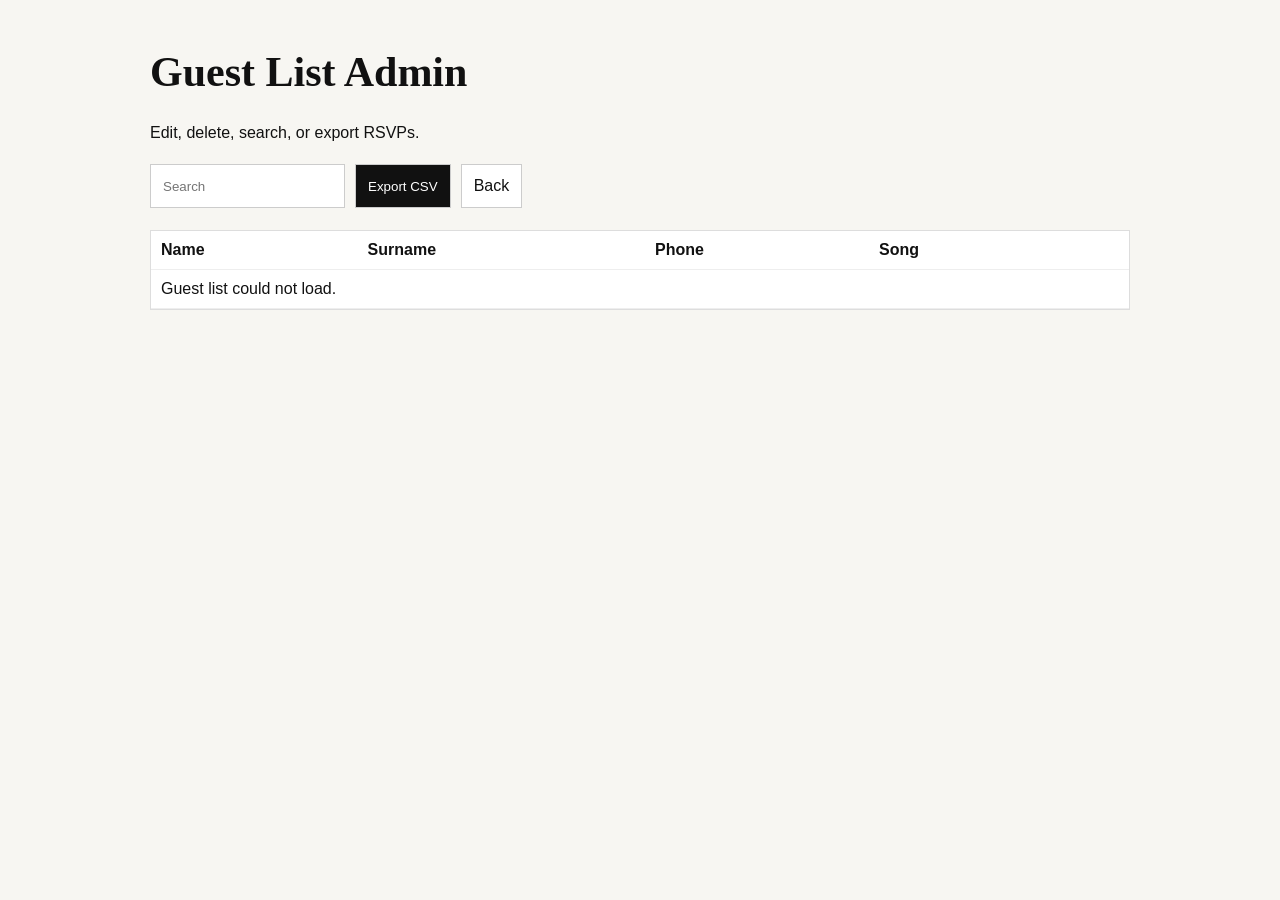
<file: manage-guests-84JQX2.html>
<!doctype html><html lang="en"><head><meta charset="utf-8"><meta name="viewport" content="width=device-width,initial-scale=1"><title>Admin - Hope's 21st</title><style>body{font-family:Arial,sans-serif;background:#f7f6f2;color:#111;margin:0;padding:20px}main{max-width:980px;margin:auto}h1{font-family:Georgia,serif;font-size:42px}input,button,a{padding:12px;border:1px solid #ccc;background:#fff;color:#111;text-decoration:none}button{background:#111;color:#fff;cursor:pointer}.actions{display:flex;gap:10px;flex-wrap:wrap;margin:22px 0}.wrap{overflow:auto;background:white;border:1px solid #ddd}table{width:100%;border-collapse:collapse;min-width:760px}td,th{padding:10px;border-bottom:1px solid #eee;text-align:left}td input{width:100%}</style></head><body><main><h1>Guest List Admin</h1><p>Edit, delete, search, or export RSVPs.</p><div class="actions"><input id="q" placeholder="Search"><button id="export">Export CSV</button><a href="index.html">Back</a></div><div class="wrap"><table><thead><tr><th>Name</th><th>Surname</th><th>Phone</th><th>Song</th><th></th></tr></thead><tbody id="rows"></tbody></table></div></main><script src="admin.js"></script></body></html>
</file>
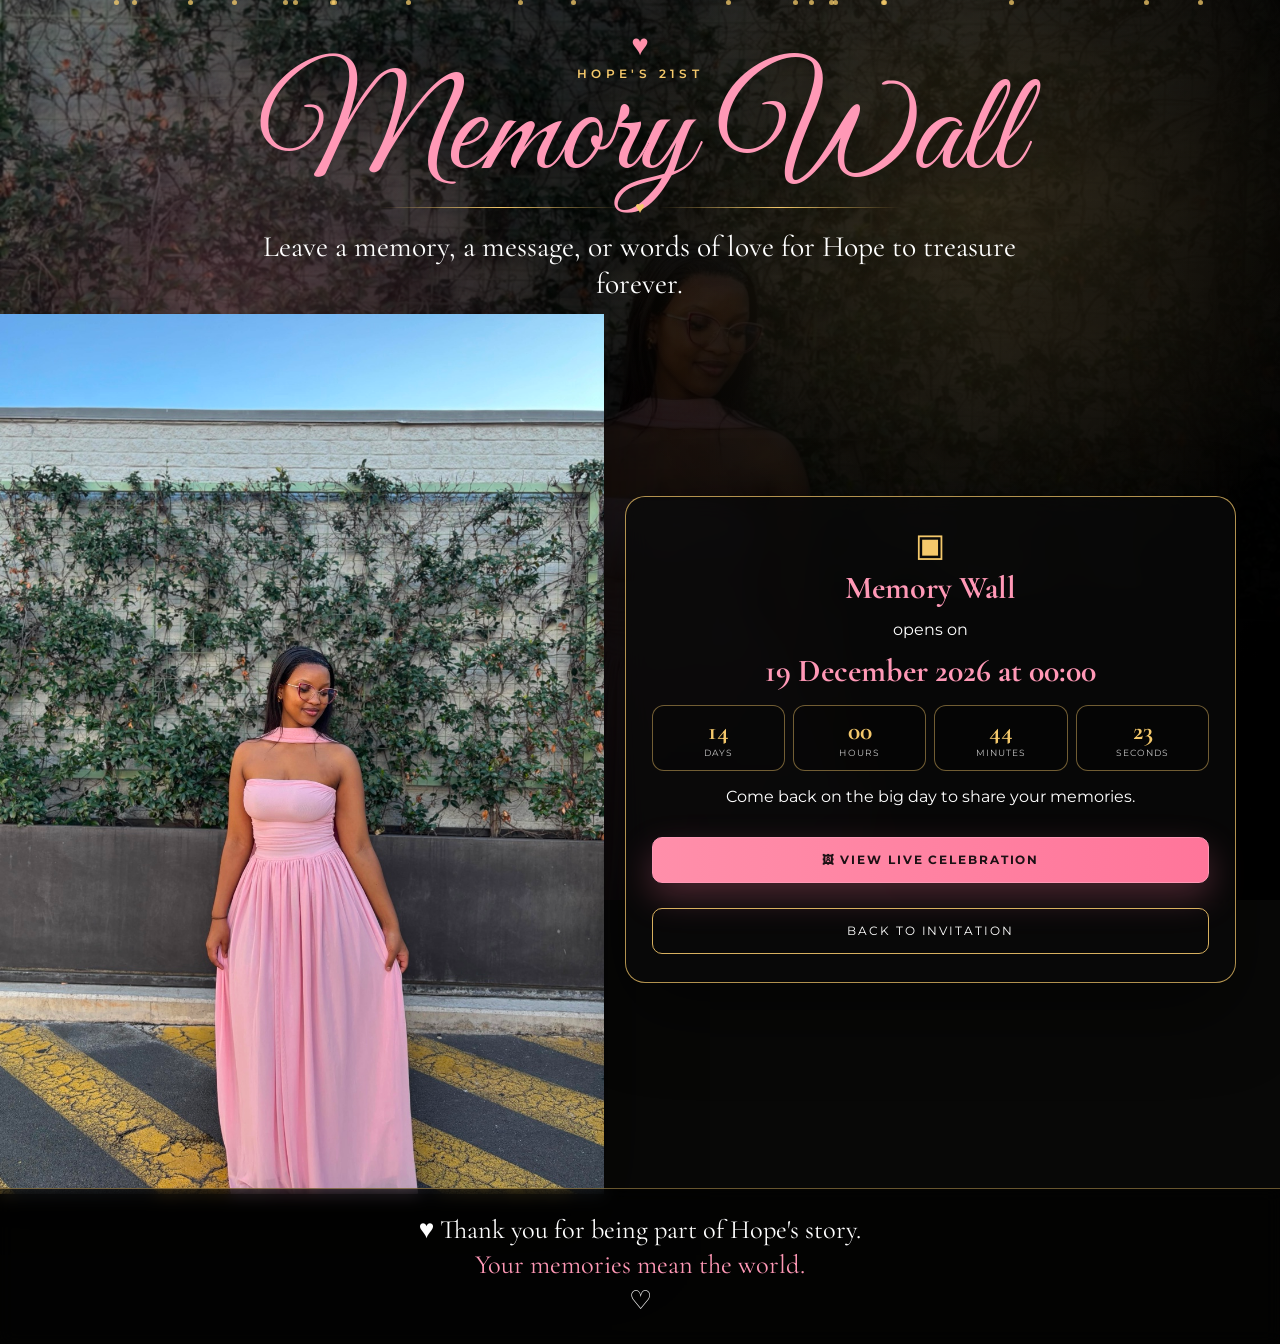
<file: memory-wall.html>
<!doctype html>
<html lang="en">
<head>
<meta charset="utf-8">
<meta name="viewport" content="width=device-width,initial-scale=1,viewport-fit=cover">
<title>Hope's Memory Wall</title>
<link rel="preconnect" href="https://fonts.googleapis.com">
<link rel="preconnect" href="https://fonts.gstatic.com" crossorigin>
<link href="https://fonts.googleapis.com/css2?family=Cormorant+Garamond:wght@400;500;600;700&family=Great+Vibes&family=Montserrat:wght@300;400;500;600&display=swap" rel="stylesheet">
<style>
*{box-sizing:border-box}
html{scroll-behavior:smooth}
body{
  margin:0;
  min-height:100svh;
  color:#fff;
  font-family:Montserrat,sans-serif;
  background:#080807;
  overflow-x:hidden;
}
body::before{
  content:"";
  position:fixed;
  inset:0;
  background:
    linear-gradient(90deg,rgba(0,0,0,.28),rgba(0,0,0,.76) 47%,rgba(0,0,0,.96)),
    url("assets/memory-wall-bg.jpg") center center/cover no-repeat;
  filter:blur(9px) scale(1.06);
  z-index:-4;
}
body::after{
  content:"";
  position:fixed;
  inset:0;
  background:
    radial-gradient(circle at 18% 36%,rgba(255,143,170,.22),transparent 28%),
    radial-gradient(circle at 76% 22%,rgba(244,200,107,.15),transparent 34%),
    linear-gradient(180deg,rgba(0,0,0,.16),rgba(0,0,0,.72));
  z-index:-3;
  pointer-events:none;
}
.sparkles{position:fixed;inset:0;pointer-events:none;overflow:hidden;z-index:-1}
.sparkles span{position:absolute;width:5px;height:5px;border-radius:50%;background:#ffd36e;opacity:.72;animation:floatSpark 7s linear infinite}
.hearts{position:fixed;inset:0;pointer-events:none;z-index:30;overflow:hidden}
.floating-heart{position:absolute;bottom:20px;color:#ff98b6;animation:heartRise 2.4s ease-out forwards;font-size:1.4rem}

.page{min-height:100svh;display:flex;flex-direction:column}
.main{width:min(96vw,1280px);margin:0 auto;flex:1;padding:30px 18px 0}
.header{text-align:center;margin-bottom:12px;position:relative;z-index:3}
.heart-top{color:#ff8faa;font-size:1.85rem;line-height:1;margin-bottom:6px;text-shadow:0 6px 20px rgba(0,0,0,.45)}
.eyebrow{color:#f4c86b;letter-spacing:.35em;text-transform:uppercase;font-size:.78rem;font-weight:600;margin:0}
h1{font-family:'Great Vibes',cursive;color:#ff98b6;font-weight:400;margin:0 0 8px;font-size:clamp(4.8rem,11vw,9.4rem);line-height:.78;text-shadow:0 12px 35px rgba(0,0,0,.58)}
.rule{display:flex;align-items:center;gap:14px;width:min(84vw,520px);margin:0 auto 12px;color:#f4c86b}
.rule::before,.rule::after{content:"";height:1px;flex:1;background:linear-gradient(90deg,transparent,#f4c86b,transparent)}
.subtitle{width:min(90vw,760px);margin:0 auto;font-family:'Cormorant Garamond',serif;font-size:clamp(1.28rem,3vw,1.85rem);line-height:1.22;text-shadow:0 8px 25px rgba(0,0,0,.65)}

.layout{
  display:grid;
  grid-template-columns:minmax(430px, .92fr) minmax(430px, 1fr);
  gap:18px;
  align-items:end;
  min-height:calc(100svh - 230px);
  position:relative;
}
.portrait-wrap{
  align-self:end;
  min-height:620px;
  display:flex;
  align-items:flex-end;
  justify-content:center;
  position:relative;
  overflow:visible;
}
.portrait-wrap::after{
  content:"";
  position:absolute;
  left:10%;
  right:2%;
  bottom:2%;
  height:52%;
  background:radial-gradient(ellipse at center,rgba(0,0,0,.55),transparent 65%);
  z-index:0;
}
.portrait{
  position:relative;
  z-index:1;
  width:min(54vw,660px);
  margin-left:-8vw;
  margin-bottom:-6px;
  filter:drop-shadow(0 32px 44px rgba(0,0,0,.55));
}
.portrait img{
  display:block;
  width:100%;
  height:auto;
  object-fit:contain;
  object-position:center bottom;
}
.panel-wrap{align-self:center;display:grid;gap:18px;margin-bottom:22px;position:relative;z-index:2}
.card{
  background:rgba(10,10,9,.78);
  border:1px solid rgba(244,200,107,.72);
  box-shadow:0 30px 80px rgba(0,0,0,.48);
  border-radius:20px;
  padding:28px 26px;
  backdrop-filter:blur(12px);
  text-align:left;
}
.card h2{
  margin:0 0 18px;
  text-align:center;
  font-family:'Cormorant Garamond',serif;
  color:#ff98b6;
  font-size:clamp(2rem,4vw,2.8rem);
  line-height:1;
}
.field-label{display:block;color:#f4c86b;font-family:'Cormorant Garamond',serif;font-size:1.22rem;margin:14px 0 8px;font-weight:600}
input,textarea{
  width:100%;
  border:1px solid rgba(244,200,107,.85);
  background:rgba(0,0,0,.24);
  color:#fff;
  padding:16px 18px;
  border-radius:10px;
  font-size:1rem;
  font-family:Montserrat,sans-serif;
  outline:none;
}
textarea{min-height:124px;resize:vertical;line-height:1.5}
input::placeholder,textarea::placeholder{color:rgba(255,255,255,.62)}
.verify-btn,.memory-btn,.submit-btn,.slide-btn,.back-btn{
  display:block;width:100%;border:1px solid rgba(244,200,107,.88);border-radius:10px;padding:15px 18px;margin-top:13px;text-align:center;text-decoration:none;font-family:Montserrat,sans-serif;text-transform:uppercase;letter-spacing:.16em;font-size:.74rem;cursor:pointer;transition:.2s
}
.verify-btn,.submit-btn,.slide-btn{background:linear-gradient(90deg,#ff8faa,#ff759a);color:#1c1014;border-color:#ff98b6;font-weight:700;box-shadow:0 14px 35px rgba(255,117,154,.28)}
.memory-btn{background:rgba(0,0,0,.18);color:#ffb2c5}
.memory-btn input{display:none}
.memory-btn.disabled,.submit-btn:disabled{opacity:.38;cursor:not-allowed;box-shadow:none}
.verify-btn:hover,.memory-btn:not(.disabled):hover,.submit-btn:not(:disabled):hover,.slide-btn:hover,.back-btn:hover{transform:translateY(-1px)}
.verified-badge{display:none;background:rgba(39,107,56,.22);border:1px solid rgba(145,229,163,.7);color:#dfffe4;border-radius:12px;padding:12px 14px;margin:14px 0;text-align:center;font-weight:600}
.status{min-height:26px;margin:15px 0 0;text-align:center;font-weight:700;color:#fff}
.locked{text-align:center}
.lock-icon{color:#f4c86b;font-size:2rem;margin-bottom:8px}
.locked h2{font-size:2rem;margin-bottom:10px}
.countdown{margin:18px 0 10px;display:grid;grid-template-columns:repeat(4,1fr);gap:8px}
.countdown div{border:1px solid rgba(244,200,107,.45);border-radius:12px;padding:12px 6px;background:rgba(0,0,0,.18)}
.countdown strong{display:block;color:#f4c86b;font-family:'Cormorant Garamond',serif;font-size:1.6rem;line-height:1}
.countdown span{display:block;margin-top:4px;text-transform:uppercase;letter-spacing:.12em;font-size:.58rem;color:rgba(255,255,255,.76)}
.actions{margin-top:18px;display:grid;gap:12px}
.slide-btn::before{content:"🖼 "}
.back-btn{background:transparent;color:#fff}
.footer{border-top:1px solid rgba(244,200,107,.42);background:rgba(0,0,0,.62);padding:24px 18px;text-align:center;font-family:'Cormorant Garamond',serif;font-size:clamp(1.22rem,3vw,1.65rem);line-height:1.35;backdrop-filter:blur(8px);position:relative;z-index:3}
.footer .pink{color:#ff98b6}
.thanks-screen{display:none;text-align:center;padding:24px 10px}
.thanks-screen .big-heart{font-size:3rem;color:#ff98b6;animation:pulse 1.4s ease infinite}

@media(max-width:980px){
  .layout{grid-template-columns:1fr;gap:8px;min-height:auto}
  .portrait-wrap{min-height:0;align-items:center}
  .portrait{width:min(92vw,520px);margin-left:0;margin-bottom:0}
  .panel-wrap{margin-bottom:20px}
}
@media(max-width:560px){
  .main{padding-top:22px}
  h1{font-size:clamp(4rem,20vw,6.2rem)}
  .subtitle{font-size:1.25rem}
  .card{padding:22px 16px}
  .countdown{grid-template-columns:repeat(2,1fr)}
  .portrait{width:min(98vw,500px)}
}

@keyframes floatSpark{from{transform:translateY(105vh) scale(.5);opacity:0}15%{opacity:.8}to{transform:translateY(-20vh) scale(1.15);opacity:0}}
@keyframes heartRise{0%{transform:translateY(0) scale(.85);opacity:0}15%{opacity:1}100%{transform:translateY(-58vh) scale(1.4);opacity:0}}
@keyframes pulse{50%{transform:scale(1.08)}}
</style>
</head>
<body>
<div class="sparkles" id="sparkles"></div><div class="hearts" id="hearts"></div>
<main class="page">
<section class="main">
<div class="header">
  <div class="heart-top">♥</div>
  <p class="eyebrow">Hope's 21st</p>
  <h1>Memory Wall</h1>
  <div class="rule">♥</div>
  <p class="subtitle">Leave a memory, a message, or words of love for Hope to treasure forever.</p>
</div>
<div class="layout">
  <div class="portrait-wrap">
    <div class="portrait"><img src="assets/memory-wall-bg.jpg" alt="Hope"></div>
  </div>
  <div class="panel-wrap">
    <div id="memoryLocked" class="card locked">
      <div class="lock-icon">▣</div><h2>Memory Wall</h2><p>opens on</p><h2>19 December 2026 at 00:00</h2>
      <div class="countdown"><div><strong id="cdDays">—</strong><span>Days</span></div><div><strong id="cdHours">—</strong><span>Hours</span></div><div><strong id="cdMinutes">—</strong><span>Minutes</span></div><div><strong id="cdSeconds">—</strong><span>Seconds</span></div></div>
      <p>Come back on the big day to share your memories.</p>
      <div class="actions"><a class="slide-btn" href="slideshow.html">View Live Celebration</a><a class="back-btn" href="index.html">Back to Invitation</a></div>
    </div>
    <div id="memoryOpen" class="card" style="display:none">
      <div id="memoryForm">
        <h2>Share Your Memory</h2>
        <label class="field-label" for="memoryName">Your Full RSVP Name</label><input id="memoryName" placeholder="e.g. Sipho Dlamini">
        <button id="verifyGuestBtn" type="button" class="verify-btn">Verify Guest</button><div id="verifiedBadge" class="verified-badge">✓ Guest verified. You may now share memories.</div>
        <label class="field-label" for="memoryMessage">Your Message for Hope</label><textarea id="memoryMessage" placeholder="Write your memory, message or words of love for Hope..."></textarea>
        <label class="field-label">Upload a Photo</label><label class="memory-btn disabled" id="photoLabel">📸 Take / Upload Photo<input id="photoInput" type="file" accept="image/*" capture="environment" disabled></label>
        <label class="field-label">Record a Short Video</label><label class="memory-btn disabled" id="videoLabel">🎥 Record / Upload Video<input id="videoInput" type="file" accept="video/*" capture="user" disabled></label>
        <button id="sendMessageBtn" type="button" class="submit-btn" disabled>♡ Submit Message</button><p id="memoryStatus" class="status"></p>
      </div>
      <div id="thanksScreen" class="thanks-screen"><div class="big-heart">♥</div><h2>Thank you</h2><p>Your memory has been added to Hope's story.</p></div>
      <div class="actions"><a class="slide-btn" href="slideshow.html">View Live Celebration</a><a class="back-btn" href="index.html">Back to Invitation</a></div>
    </div>
  </div>
</div>
</section>
<footer class="footer"><div>♥ Thank you for being part of Hope's story.</div><div class="pink">Your memories mean the world.</div><div>♡</div></footer>
</main>
<script>
const RSVP_API_URL="https://script.google.com/macros/s/AKfycbyztosGiuGrRD4gzofMInbvVJpYEwqWWOuSapDhewCLmrPpmivNd1k8bj_2hVSwPGmoXA/exec";
const MEMORY_API_URL="https://script.google.com/macros/s/AKfycbyOBCRYMtViaZ7ZLo3qoju3PBjfHliOEKlwUeIvLEICKjW12t5gFnZ3kdDgN53_XQQ8/exec";
const CLOUDINARY_CLOUD_NAME="dy41xrm4i";
const CLOUDINARY_UPLOAD_PRESET="hope21_videos";
const MEMORY_WALL_TEST_MODE=false;
const MEMORY_WALL_OPEN_DATE=new Date("2026-12-19T00:00:00+02:00");
let verifiedGuest=null;
function createSparkles(){const box=document.getElementById("sparkles");for(let i=0;i<21;i++){const s=document.createElement("span");s.style.left=Math.random()*100+"vw";s.style.animationDelay=Math.random()*6+"s";s.style.animationDuration=5+Math.random()*6+"s";box.appendChild(s)}}
function normalizeName(s){return String(s||"").toLowerCase().trim().replace(/\s+/g," ")}
async function rsvpApi(action,data={}){const response=await fetch(RSVP_API_URL,{method:"POST",headers:{"Content-Type":"text/plain;charset=utf-8"},body:JSON.stringify({action,...data})});return await response.json()}
async function memoryApi(action,data={}){const response=await fetch(MEMORY_API_URL,{method:"POST",headers:{"Content-Type":"text/plain;charset=utf-8"},body:JSON.stringify({action,...data})});return await response.json()}
function setupMemoryWall(){const locked=document.getElementById("memoryLocked"),open=document.getElementById("memoryOpen");const isOpen=MEMORY_WALL_TEST_MODE||new Date()>=MEMORY_WALL_OPEN_DATE;locked.style.display=isOpen?"none":"block";open.style.display=isOpen?"block":"none";setMemoryControls(false);updateCountdown();setInterval(updateCountdown,1000);document.getElementById("verifyGuestBtn")?.addEventListener("click",verifyMemoryGuest);document.getElementById("memoryName")?.addEventListener("input",()=>{verifiedGuest=null;setMemoryControls(false);const b=document.getElementById("verifiedBadge");if(b)b.style.display="none"});document.getElementById("photoInput")?.addEventListener("change",e=>uploadMemoryFile(e.target.files[0],"photo"));document.getElementById("videoInput")?.addEventListener("change",e=>uploadMemoryFile(e.target.files[0],"video"));document.getElementById("sendMessageBtn")?.addEventListener("click",sendMemoryMessage)}
function updateCountdown(){const diff=Math.max(0,MEMORY_WALL_OPEN_DATE-new Date()),t=Math.floor(diff/1000),d=Math.floor(t/86400),h=Math.floor((t%86400)/3600),m=Math.floor((t%3600)/60),s=t%60;[["cdDays",d],["cdHours",h],["cdMinutes",m],["cdSeconds",s]].forEach(([id,v])=>{const el=document.getElementById(id);if(el)el.textContent=String(v).padStart(2,"0")})}
function setMemoryControls(enabled){const p=document.getElementById("photoInput"),v=document.getElementById("videoInput"),b=document.getElementById("sendMessageBtn"),pl=document.getElementById("photoLabel"),vl=document.getElementById("videoLabel");if(p)p.disabled=!enabled;if(v)v.disabled=!enabled;if(b)b.disabled=!enabled;pl?.classList.toggle("disabled",!enabled);vl?.classList.toggle("disabled",!enabled)}
function getMemoryName(){return(document.getElementById("memoryName")?.value||"").trim()}function setMemoryStatus(t){const s=document.getElementById("memoryStatus");if(s)s.textContent=t}
async function verifyMemoryGuest(){const enteredName=getMemoryName();if(!enteredName){setMemoryStatus("Please enter your full RSVP name first.");return}try{setMemoryStatus("Verifying guest...");const result=await rsvpApi("listPublic"),guests=result.guests||[],target=normalizeName(enteredName),found=guests.find(g=>normalizeName(`${g.name} ${g.surname}`)===target);if(found){verifiedGuest=found;setMemoryControls(true);const badge=document.getElementById("verifiedBadge");if(badge)badge.style.display="block";setMemoryStatus(`✓ Welcome, ${found.name}.`)}else{verifiedGuest=null;setMemoryControls(false);const badge=document.getElementById("verifiedBadge");if(badge)badge.style.display="none";setMemoryStatus("Verification failed. Please enter your name exactly as used for RSVP.")}}catch{verifiedGuest=null;setMemoryControls(false);setMemoryStatus("Could not verify guest. Please check your connection and try again.")}}
function fileToBase64(file){return new Promise((resolve,reject)=>{const reader=new FileReader();reader.onload=()=>resolve(String(reader.result).split(",")[1]);reader.onerror=reject;reader.readAsDataURL(file)})}
async function uploadMemoryFile(file,type){if(!file)return;if(!verifiedGuest){setMemoryStatus("Please verify your name before uploading.");return}const fullName=`${verifiedGuest.name} ${verifiedGuest.surname}`.trim();if(type==="video"){await uploadVideoToCloudinary(file,fullName);return}try{setMemoryStatus("Uploading photo...");const base64=await fileToBase64(file);const result=await memoryApi("uploadMemory",{name:fullName,type:"photo",fileName:file.name,mimeType:file.type,base64});if(result.ok)showThankYou("Photo added to Hope's Memory Wall.");else setMemoryStatus("Upload failed. Please try again.")}catch{setMemoryStatus("Upload failed. Please try again.")}}
async function uploadVideoToCloudinary(file,fullName){if(file.size>80*1024*1024){setMemoryStatus("Video is too large. Please keep it short, ideally around 10 seconds.");return}try{setMemoryStatus("Uploading video...");const fd=new FormData();fd.append("file",file);fd.append("upload_preset",CLOUDINARY_UPLOAD_PRESET);fd.append("folder","hope21/videos");fd.append("resource_type","video");const response=await fetch(`https://api.cloudinary.com/v1_1/${CLOUDINARY_CLOUD_NAME}/video/upload`,{method:"POST",body:fd}),result=await response.json();if(!response.ok||!result.secure_url){setMemoryStatus("Video upload failed. Please try again.");return}const mp4Url=result.secure_url.replace("/upload/","/upload/f_mp4,q_auto/");const logResult=await memoryApi("saveCloudinaryVideo",{name:fullName,type:"video",fileName:file.name,cloudinaryUrl:mp4Url,originalUrl:result.secure_url,publicId:result.public_id,status:"READY"});if(logResult.ok)showThankYou("Video added to Hope's Memory Wall.");else setMemoryStatus("Video uploaded, but could not be logged.")}catch{setMemoryStatus("Video upload failed. Please try again.")}}
async function sendMemoryMessage(){if(!verifiedGuest){setMemoryStatus("Please verify your name before sending a message.");return}const messageEl=document.getElementById("memoryMessage"),message=(messageEl?.value||"").trim();if(!message){setMemoryStatus("Please write a message first.");return}const fullName=`${verifiedGuest.name} ${verifiedGuest.surname}`.trim();try{setMemoryStatus("Saving message...");const result=await memoryApi("saveMessage",{name:fullName,message});if(result.ok){messageEl.value="";showThankYou("Message saved for Hope.")}else setMemoryStatus("Message could not be saved.")}catch{setMemoryStatus("Message could not be saved.")}}
function showThankYou(text){setMemoryStatus("✓ "+text);burstHearts();const thanks=document.getElementById("thanksScreen"),form=document.getElementById("memoryForm");if(thanks&&form){thanks.querySelector("p").textContent=text;form.style.display="none";thanks.style.display="block";setTimeout(()=>{thanks.style.display="none";form.style.display="block"},2600)}}
function burstHearts(){const layer=document.getElementById("hearts");for(let i=0;i<9;i++){const h=document.createElement("div");h.className="floating-heart";h.textContent="♥";h.style.left=(40+Math.random()*20)+"vw";h.style.animationDelay=(Math.random()*.3)+"s";layer.appendChild(h);setTimeout(()=>h.remove(),2800)}}
createSparkles();setupMemoryWall();
</script>
</body>
</html>
</file>
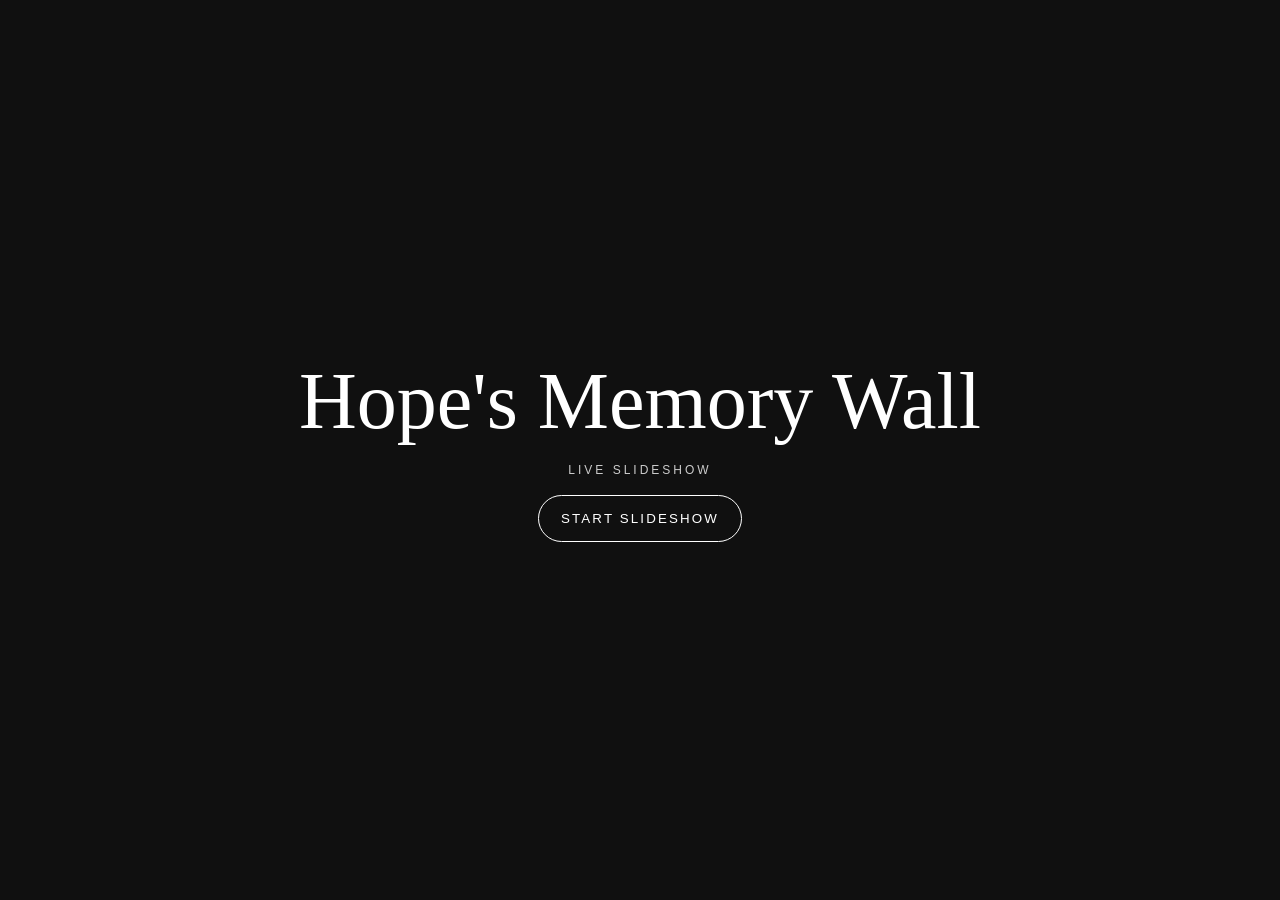
<file: slideshow.html>
<!doctype html>
<html lang="en">
<head>
  <meta charset="utf-8">
  <meta name="viewport" content="width=device-width,initial-scale=1">
  <title>Hope's Memory Wall Slideshow</title>
  <style>
    *{box-sizing:border-box}
    body{margin:0;background:#101010;color:#fff;font-family:Arial,sans-serif;overflow:hidden}
    .top{position:fixed;top:16px;left:16px;right:16px;z-index:5;display:flex;justify-content:space-between;gap:10px;font-size:.75rem;text-transform:uppercase;letter-spacing:.18em;color:#ccc}
    a{color:#fff}
    .slide{height:100vh;display:grid;place-items:center;text-align:center;padding:54px 20px 20px;opacity:1;transition:opacity .75s ease,transform .75s ease;transform:scale(1)}
    .slide.fade-out{opacity:0;transform:scale(1.015)}
    img,video{max-width:100%;max-height:82vh;object-fit:contain;border:1px solid rgba(255,255,255,.2);box-shadow:0 20px 70px rgba(0,0,0,.55);background:#000}
    img{animation:kenburns 7s ease-in-out both}
    .msg{max-width:800px;font-size:clamp(2rem,7vw,5rem);font-family:Georgia,serif;line-height:1.05}
    .name{margin-top:20px;text-transform:uppercase;letter-spacing:.25em;font-size:.75rem;color:#ccc}
    .hint{margin-top:12px;color:#aaa;font-size:.8rem;letter-spacing:.08em}
    .start{position:fixed;inset:0;z-index:20;background:#101010;display:grid;place-items:center;text-align:center;padding:24px}
    .start.hide{display:none}
    .start button{border:1px solid #fff;background:transparent;color:#fff;border-radius:999px;padding:15px 22px;text-transform:uppercase;letter-spacing:.16em}
    @keyframes kenburns{from{transform:scale(1)}to{transform:scale(1.035)}}
  </style>
</head>
<body>
  <div id="startScreen" class="start">
    <div>
      <div class="msg">Hope's Memory Wall</div>
      <div class="name">Live Slideshow</div>
      <br>
      <button id="startBtn">Start Slideshow</button>
    </div>
  </div>

  <div class="top">
    <div>Hope's Memory Wall</div>
    <a href="index.html#memory-wall">Back</a>
  </div>

  <div id="slide" class="slide">
    <div>
      <div class="msg">Loading memories...</div>
      <div class="name">Please wait</div>
    </div>
  </div>

<script>
const MEMORY_API_URL = "https://script.google.com/macros/s/AKfycbyOBCRYMtViaZ7ZLo3qoju3PBjfHliOEKlwUeIvLEICKjW12t5gFnZ3kdDgN53_XQQ8/exec";
let memories = [];
let current = 0;
let timer = null;
let userStarted = false;

document.getElementById("startBtn").addEventListener("click", async () => {
  userStarted = true;
  document.getElementById("startScreen").classList.add("hide");
  await loadMemories();
  showNext();
});

async function memoryApi(action, data = {}) {
  const response = await fetch(MEMORY_API_URL, {
    method:"POST",
    headers:{"Content-Type":"text/plain;charset=utf-8"},
    body:JSON.stringify({action, ...data})
  });
  return await response.json();
}

async function loadMemories(){
  try{
    const result = await memoryApi("listMemories");
    memories = (result.memories || []).filter(m => m.status !== "HIDDEN");
    if (!memories.length) {
      setSlideContent("<div><div class='msg'>No memories uploaded yet.</div><div class='name'>Check back soon</div></div>");
    }
  }catch{
    setSlideContent("<div><div class='msg'>Could not load memories.</div><div class='name'>Please refresh</div></div>");
  }
}

function scheduleNext(delay = 7000){
  clearTimeout(timer);
  timer = setTimeout(showNext, delay);
}

function setSlideContent(html){
  const slide = document.getElementById("slide");
  slide.classList.add("fade-out");

  setTimeout(() => {
    slide.innerHTML = html;
    slide.classList.remove("fade-out");
  }, 750);
}

function showNext(){
  if (!memories.length) return;

  const m = memories[current % memories.length];
  current++;

  if (m.type === "message") {
    setSlideContent(`<div><div class="msg">“${escapeHtml(m.message)}”</div><div class="name">${escapeHtml(m.name)}</div></div>`);
    scheduleNext(7000);
    return;
  }

  if (m.type === "video") {
    const src = m.cloudinaryUrl || m.driveLink;
    if (!src) {
      scheduleNext(1000);
      return;
    }

    setSlideContent(
      `<div>
        <video id="activeVideo" autoplay muted playsinline controls>
          <source src="${src}" type="video/mp4">
        </video>
        <div class="name">${escapeHtml(m.name)}</div>
        <div class="hint">Videos autoplay muted. Tap the video to hear sound.</div>
      </div>`
    );

    setTimeout(() => {
      const v = document.getElementById("activeVideo");

      if (v) {
        v.play().catch(() => {});
        v.onended = () => scheduleNext(1000);
        v.onerror = () => scheduleNext(5000);

        v.onloadedmetadata = () => {
          const duration = Math.ceil(v.duration || 15);
          const displayTime = Math.min(duration, 20);
          scheduleNext((displayTime + 1) * 1000);
        };

        scheduleNext(21000);
      } else {
        scheduleNext(7000);
      }
    }, 850);

    return;
  }

  const id = m.fileId || extractDriveId(m.driveLink);
  const imgSrc = id ? `https://drive.google.com/thumbnail?id=${id}&sz=w1600` : "";
  setSlideContent(`<div><img src="${imgSrc}" alt="Memory"><div class="name">${escapeHtml(m.name)}</div></div>`);
  scheduleNext(7000);
}

function extractDriveId(url){
  const match = String(url || "").match(/[-\w]{25,}/);
  return match ? match[0] : "";
}

function escapeHtml(s){
  return String(s || "").replace(/[&<>"']/g, m => ({"&":"&amp;","<":"&lt;",">":"&gt;",'"':"&quot;","'":"&#039;"}[m]));
}

setInterval(async () => {
  if (!userStarted) return;
  await loadMemories();
}, 30000);
</script>
</body>
</html>
</file>
